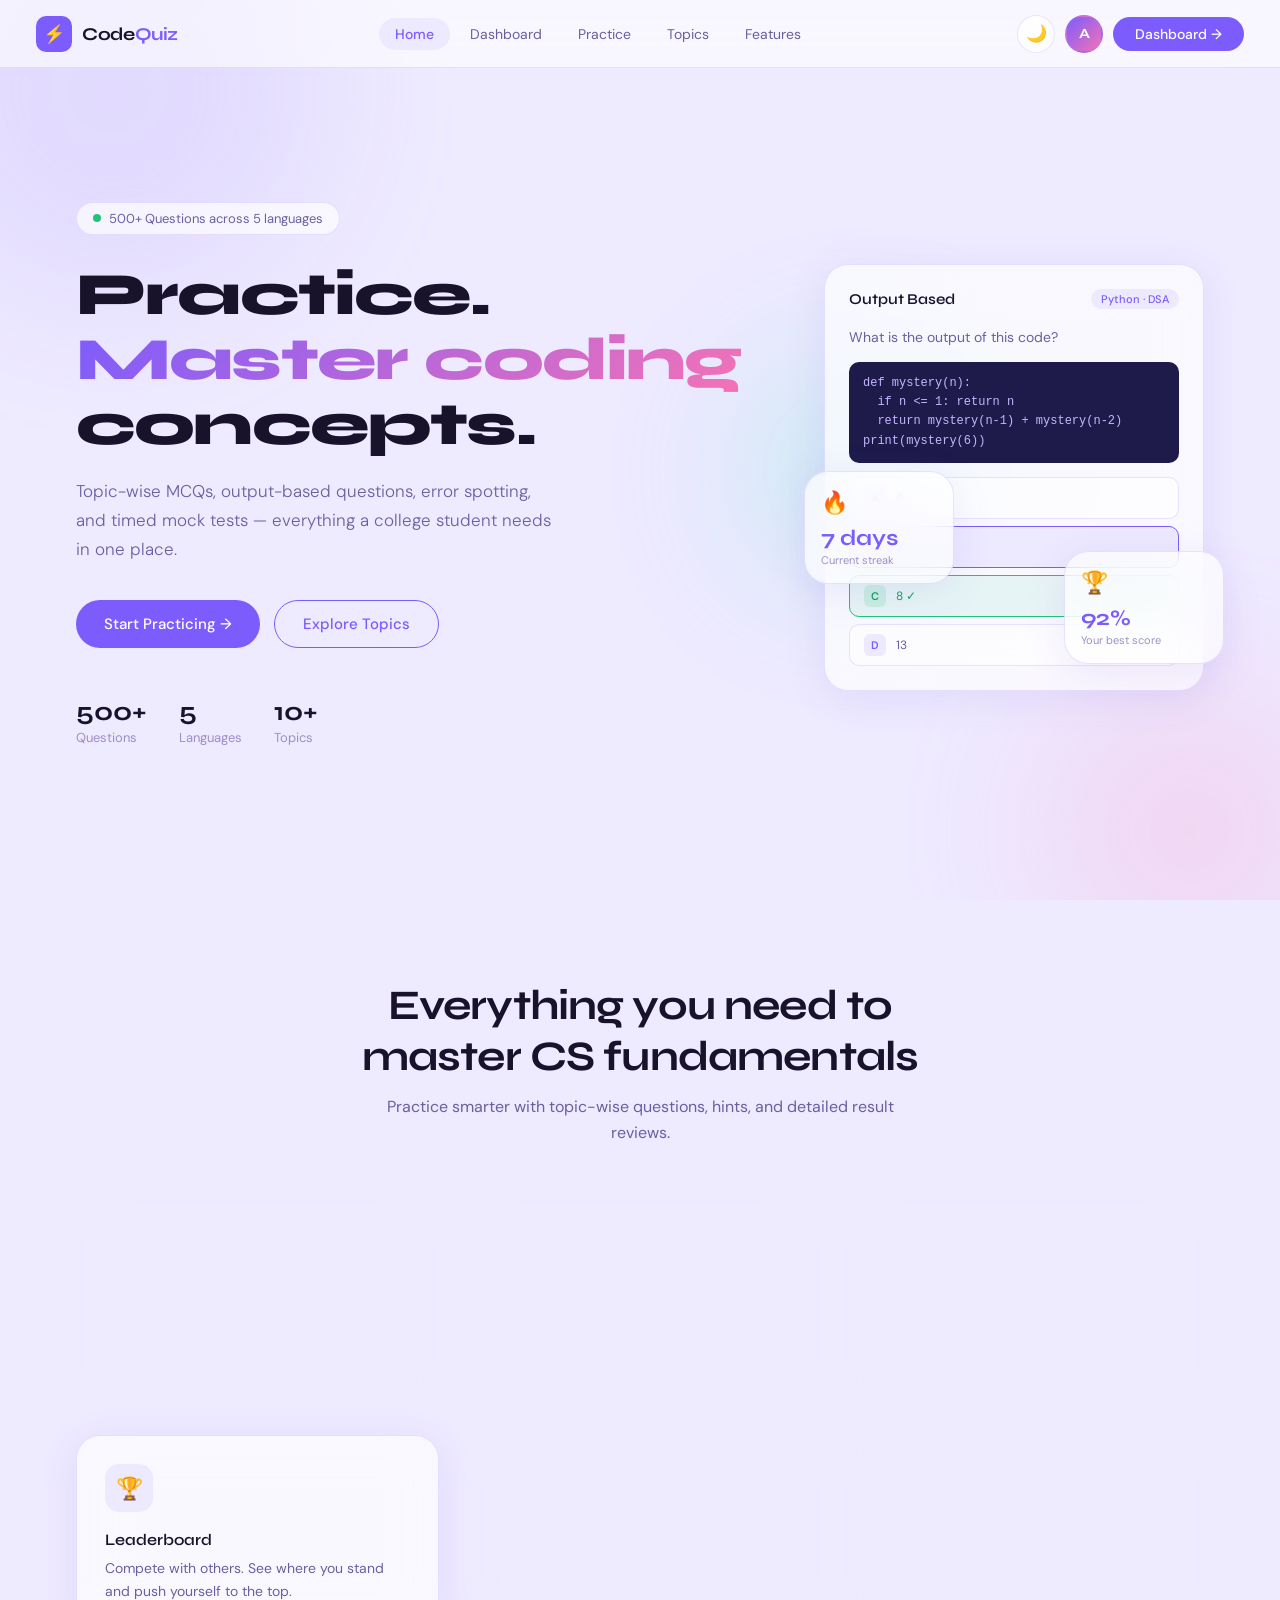
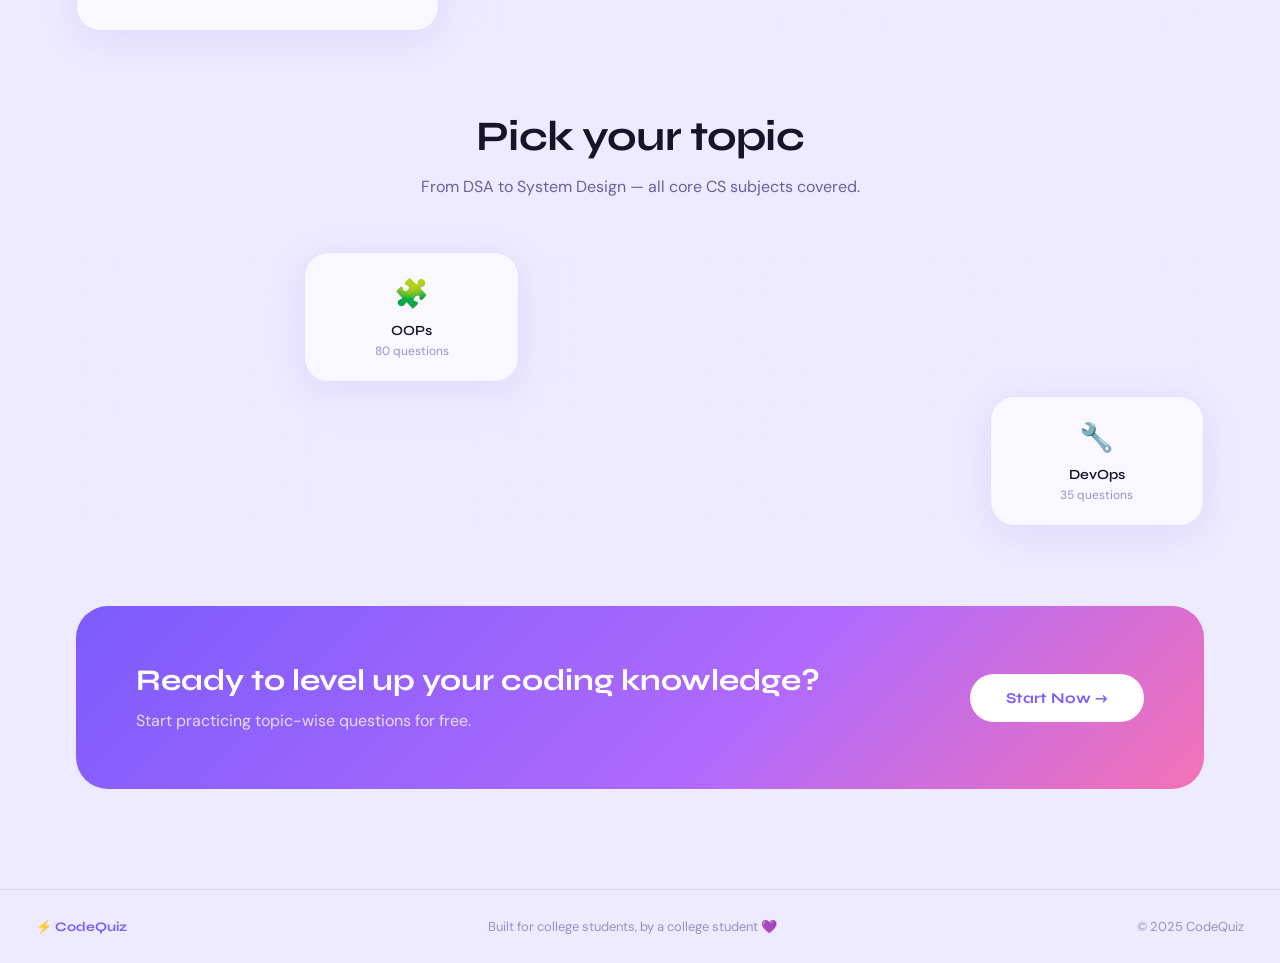
<file: index.html>
<!DOCTYPE html>
<html lang="en">
<head>
  <meta charset="UTF-8" />
  <meta name="viewport" content="width=device-width, initial-scale=1.0" />
  <title>CodeQuiz — Practice. Learn. Ace It.</title>
  <link rel="stylesheet" href="style.css" />
</head>
<body>

  <!-- Decorative blobs -->
  <div class="blob-wrap">
    <div class="blob blob-1"></div>
    <div class="blob blob-2"></div>
    <div class="blob blob-3"></div>
  </div>

  <!-- ── NAVBAR ── --> 
  <nav class="navbar">
    <a href="index.html" class="nav-logo">
      <div class="nav-logo-icon">⚡</div>
      <span class="nav-logo-text">Code<span>Quiz</span></span>
    </a>

    <ul class="nav-links">
      <li><a href="index.html" class="active">Home</a></li>
      <li><a href="dashboard.html">Dashboard</a></li>
      <li><a href="topic-select.html">Practice</a></li>
      <li><a href="#topics">Topics</a></li>
      <li><a href="#features">Features</a></li>
    </ul>

    <div class="nav-right">
      <button class="nav-theme-btn" id="themeBtn" onclick="toggleTheme()" title="Toggle theme">🌙</button>
      <div class="nav-avatar" title="Profile">A</div>
      <a href="dashboard.html" class="nav-cta">Dashboard →</a>
    </div>
  </nav>

  <!-- ── PAGE ── -->
  <div class="page-wrap">

    <!-- ── HERO ── -->
    <section class="hero">
      <div class="hero-left">
       <div class="hero-badge anim-fade-up">
        <span class="hero-badge-dot"></span>
          500+ Questions across 5 languages
      </div>

        <h1 class="hero-title anim-fade-up delay-1">
        Practice.<br>
        <span class="highlight">Master coding</span><br>
        concepts.
        </h1>

        <p class="hero-sub anim-fade-up delay-2">
          Topic-wise MCQs, output-based questions, error spotting, and timed mock tests — everything a college student needs in one place.
        </p>

        <div class="hero-btns anim-fade-up delay-3">
          <a href="dashboard.html" class="btn btn-primary">Start Practicing →</a>
          <a href="#topics" class="btn btn-outline">Explore Topics</a>
        </div>

        <div class="hero-stats anim-fade-up delay-4">
          <div>
            <div class="hero-stat-num">500+</div>
            <div class="hero-stat-label">Questions</div>
          </div>
          <div>
            <div class="hero-stat-num">5</div>
            <div class="hero-stat-label">Languages</div>
          </div>
          <div>
            <div class="hero-stat-num">10+</div>
            <div class="hero-stat-label">Topics</div>
          </div>
        </div>
      </div>

      <!-- Floating preview cards -->
      <div class="hero-right anim-scale-in delay-2">
        <div class="hero-card-main card">
          <div class="hcm-header">
            <span class="hcm-title">Output Based</span>
            <span class="hcm-tag">Python · DSA</span>
          </div>
          <div class="hcm-question">What is the output of this code?</div>
          <div class="hcm-code">
def mystery(n):<br>
&nbsp;&nbsp;if n &lt;= 1: return n<br>
&nbsp;&nbsp;return mystery(n-1) + mystery(n-2)<br>
print(mystery(6))
          </div>
          <div class="hcm-options">
            <div class="hcm-opt">
              <span class="opt-ltr">A</span> 6
            </div>
            <div class="hcm-opt selected">
              <span class="opt-ltr">B</span> 8
            </div>
            <div class="hcm-opt correct">
              <span class="opt-ltr">C</span> 8 ✓
            </div>
            <div class="hcm-opt">
              <span class="opt-ltr">D</span> 13
            </div>
          </div>
        </div>

        <div class="hero-card-mini card">
          <div style="font-size:22px;margin-bottom:8px;">🏆</div>
          <div class="hcmini-val">92%</div>
          <div class="hcmini-label">Your best score</div>
        </div>

        <div class="hero-card-streak card">
          <div style="font-size:22px;margin-bottom:8px;">🔥</div>
          <div class="hcmini-val">7 days</div>
          <div class="hcmini-label">Current streak</div>
        </div>
      </div>
    </section>

    <!-- ── FEATURES ── -->
    <section class="features-section" id="features">
      <div class="section-header">
        <h2 class="section-title anim-fade-up">Everything you need to<br>master CS fundamentals</h2>
        <p class="section-sub anim-fade-up delay-1">Practice smarter with topic-wise questions, hints, and detailed result reviews.</p>
      </div>

      <div class="features-grid">
        <div class="feature-card card anim-fade-up delay-1">
  <div class="feature-icon">💡</div>
  <div class="feature-title">Hints System</div>
  <div class="feature-desc">Stuck on a question? Use hints to understand the concept without giving away the answer directly.</div>
</div>
        <div class="feature-card card anim-fade-up delay-2">
          <div class="feature-icon">⏱️</div>
          <div class="feature-title">Test + Practice Mode</div>
          <div class="feature-desc">Timed tests simulate real interview pressure. Practice mode lets you learn without a clock.</div>
        </div>
        <div class="feature-card card anim-fade-up delay-3">
          <div class="feature-icon">📊</div>
          <div class="feature-title">Personal Score Tracker</div>
          <div class="feature-desc">See your improvement over time. Know exactly which topics need more attention.</div>
        </div>
        <div class="feature-card card anim-fade-up delay-1">
          <div class="feature-icon">🏆</div>
          <div class="feature-title">Leaderboard</div>
          <div class="feature-desc">Compete with others. See where you stand and push yourself to the top.</div>
        </div>
        <div class="feature-card card anim-fade-up delay-2">
          <div class="feature-icon">🌐</div>
          <div class="feature-title">Multi-Language Support</div>
          <div class="feature-desc">Python, C++, Java, JavaScript, C — practice in the language you're most comfortable with.</div>
        </div>
        <div class="feature-card card anim-fade-up delay-3">
          <div class="feature-icon">🌙</div>
          <div class="feature-title">Dark / Light Mode</div>
          <div class="feature-desc">Easy on the eyes, day or night. Your preference is saved automatically.</div>
        </div>
      </div>
    </section>

    <!-- ── TOPICS ── -->
    <section class="topics-section" id="topics">
      <div class="section-header">
        <h2 class="section-title anim-fade-up">Pick your topic</h2>
        <p class="section-sub anim-fade-up delay-1">From DSA to System Design — all core CS subjects covered.</p>
      </div>

      <div class="topics-grid">
        <a href="topic-select.html" class="topic-card card anim-fade-up delay-1" style="text-decoration:none">
          <div class="topic-emoji">🌳</div>
          <div class="topic-name">DSA</div>
          <div class="topic-count">120 questions</div>
        </a>
        <a href="topic-select.html" class="topic-card card anim-fade-up delay-2" style="text-decoration:none">
          <div class="topic-emoji">🧩</div>
          <div class="topic-name">OOPs</div>
          <div class="topic-count">80 questions</div>
        </a>
        <a href="quiz.html?topic=dbms" class="topic-card card anim-fade-up delay-3" style="text-decoration:none">
          <div class="topic-emoji">🗄️</div>
          <div class="topic-name">DBMS</div>
          <div class="topic-count">70 questions</div>
        </a>
        <a href="quiz.html?topic=os" class="topic-card card anim-fade-up delay-4" style="text-decoration:none">
          <div class="topic-emoji">⚙️</div>
          <div class="topic-name">OS</div>
          <div class="topic-count">60 questions</div>
        </a>
        <a href="quiz.html?topic=cn" class="topic-card card anim-fade-up delay-5" style="text-decoration:none">
          <div class="topic-emoji">🌐</div>
          <div class="topic-name">CN</div>
          <div class="topic-count">55 questions</div>
        </a>
        <a href="quiz.html?topic=webdev" class="topic-card card anim-fade-up delay-1" style="text-decoration:none">
          <div class="topic-emoji">💻</div>
          <div class="topic-name">Web Dev</div>
          <div class="topic-count">90 questions</div>
        </a>
        <a href="quiz.html?topic=sql" class="topic-card card anim-fade-up delay-2" style="text-decoration:none">
          <div class="topic-emoji">📋</div>
          <div class="topic-name">SQL</div>
          <div class="topic-count">65 questions</div>
        </a>
        <a href="quiz.html?topic=aptitude" class="topic-card card anim-fade-up delay-3" style="text-decoration:none">
          <div class="topic-emoji">🧠</div>
          <div class="topic-name">Aptitude</div>
          <div class="topic-count">100 questions</div>
        </a>
        <a href="quiz.html?topic=system" class="topic-card card anim-fade-up delay-4" style="text-decoration:none">
          <div class="topic-emoji">🏗️</div>
          <div class="topic-name">Sys Design</div>
          <div class="topic-count">40 questions</div>
        </a>
        <a href="quiz.html?topic=devops" class="topic-card card anim-fade-up delay-5" style="text-decoration:none">
          <div class="topic-emoji">🔧</div>
          <div class="topic-name">DevOps</div>
          <div class="topic-count">35 questions</div>
        </a>
      </div>
    </section>

    <!-- ── CTA BANNER ── -->
    <section class="cta-section">
      <div class="cta-banner anim-fade-up">
        <div class="cta-text-wrap">
          <div class="cta-title">Ready to level up your coding knowledge?</div>
          <div class="cta-sub">Start practicing topic-wise questions for free.</div>
        </div>
        <a href="dashboard.html" class="cta-btn">Start Now →</a>
      </div>
    </section>

    <!-- ── FOOTER ── -->
    <footer class="footer">
      <div class="footer-logo">⚡ CodeQuiz</div>
      <div>Built for college students, by a college student 💜</div>
      <div>© 2025 CodeQuiz</div>
    </footer>

  </div><!-- /page-wrap -->

  <script src="app.js"></script>
</body>
</html>
</file>
<file: style.css>
@import url('https://fonts.googleapis.com/css2?family=Syne:wght@400;500;600;700;800&family=DM+Sans:opsz,wght@9..40,300;9..40,400;9..40,500&display=swap');

/* ── Reset ── */
*, *::before, *::after { margin: 0; padding: 0; box-sizing: border-box; }
html { scroll-behavior: smooth; }

/* ── CSS Variables ── */
:root {
  --bg-base:      #eeeaff;
  --bg-secondary: #f5f3ff;
  --card-bg:      rgba(255,255,255,0.68);
  --card-border:  rgba(160,130,255,0.22);
  --card-shadow:  0 8px 40px rgba(110,80,220,0.10);
  --purple:       #7c5cfc;
  --purple-dark:  #5a3fd4;
  --purple-light: #a98bfd;
  --purple-soft:  #ede9ff;
  --purple-muted: rgba(124,92,252,0.10);
  --accent-pink:  #f472b6;
  --accent-teal:  #2dd4bf;
  --text-primary:   #18122b;
  --text-secondary: #6b5fa0;
  --text-muted:     #9d8fc4;
  --success: #22c27a;
  --danger:  #ef4444;
  --warning: #f59e0b;
  --nav-height: 68px;
  --radius-sm:  10px;
  --radius-md:  16px;
  --radius-lg:  24px;
  --radius-xl:  32px;
  --radius-full:9999px;
  --transition: all 0.22s cubic-bezier(0.4,0,0.2,1);
}

body.dark {
  --bg-base:      #0c0920;
  --bg-secondary: #120e2a;
  --card-bg:      rgba(28,22,58,0.82);
  --card-border:  rgba(160,130,255,0.18);
  --card-shadow:  0 8px 40px rgba(0,0,0,0.35);
  --purple-soft:  rgba(124,92,252,0.18);
  --purple-muted: rgba(124,92,252,0.12);
  --text-primary:   #ede9ff;
  --text-secondary: #b8aee0;
  --text-muted:     #7a6eaa;
}

body {
  font-family: 'DM Sans', sans-serif;
  background: var(--bg-base);
  color: var(--text-primary);
  min-height: 100vh;
  overflow-x: hidden;
  transition: background 0.3s ease, color 0.3s ease;
}

.blob-wrap { position:fixed; inset:0; pointer-events:none; z-index:0; overflow:hidden; }
.blob { position:absolute; border-radius:50%; filter:blur(72px); opacity:0.28; }
.blob-1 { width:420px; height:420px; background:#c4b5fd; top:-120px; left:-100px; }
.blob-2 { width:300px; height:300px; background:#f9a8d4; bottom:-80px; right:-60px; }
.blob-3 { width:220px; height:220px; background:#6ee7d4; top:40%; left:58%; }
body.dark .blob { opacity: 0.12; }

/* ── Navbar ── */
.navbar {
  position:fixed; top:0; left:0; right:0;
  height:var(--nav-height); z-index:100;
  display:flex; align-items:center; padding:0 36px;
  background:rgba(255,255,255,0.60);
  backdrop-filter:blur(22px); -webkit-backdrop-filter:blur(22px);
  border-bottom:1px solid var(--card-border);
  transition:var(--transition);
}
body.dark .navbar { background:rgba(12,9,32,0.78); }

.nav-logo { display:flex; align-items:center; gap:10px; text-decoration:none; flex-shrink:0; }
.nav-logo-icon {
  width:36px; height:36px; border-radius:10px;
  background:var(--purple);
  display:flex; align-items:center; justify-content:center; font-size:18px;
}
.nav-logo-text { font-family:'Syne',sans-serif; font-size:18px; font-weight:700; color:var(--text-primary); letter-spacing:-0.02em; }
.nav-logo-text span { color:var(--purple); }

.nav-links { display:flex; align-items:center; gap:4px; margin:0 auto; list-style:none; }
.nav-links a {
  text-decoration:none; font-size:14px; font-weight:400;
  color:var(--text-secondary); padding:7px 16px; border-radius:var(--radius-full);
  transition:var(--transition);
}
.nav-links a:hover { color:var(--purple); background:var(--purple-muted); }
.nav-links a.active { color:var(--purple); background:var(--purple-soft); font-weight:500; }

.nav-right { display:flex; align-items:center; gap:10px; flex-shrink:0; }

.nav-theme-btn {
  width:38px; height:38px; border-radius:50%;
  border:1px solid var(--card-border); background:var(--card-bg);
  backdrop-filter:blur(10px); cursor:pointer;
  display:flex; align-items:center; justify-content:center;
  font-size:17px; transition:var(--transition); color:var(--text-secondary);
}
.nav-theme-btn:hover { transform:scale(1.1); background:var(--purple-soft); }

.nav-avatar {
  width:38px; height:38px; border-radius:50%;
  background:linear-gradient(135deg,var(--purple),var(--accent-pink));
  display:flex; align-items:center; justify-content:center;
  font-family:'Syne',sans-serif; font-size:14px; font-weight:700; color:white;
  cursor:pointer; border:2px solid var(--card-border); transition:var(--transition);
}
.nav-avatar:hover { transform:scale(1.05); box-shadow:0 0 0 4px var(--purple-muted); }

.nav-cta {
  padding:8px 22px; border-radius:var(--radius-full);
  background:var(--purple); color:white;
  font-size:14px; font-weight:500; border:none;
  cursor:pointer; text-decoration:none;
  transition:var(--transition); display:flex; align-items:center; gap:6px;
}
.nav-cta:hover { background:var(--purple-dark); transform:translateY(-1px); box-shadow:0 6px 20px rgba(124,92,252,0.35); }

/* ── Page wrapper ── */
.page-wrap { position:relative; z-index:1; padding-top:var(--nav-height); }

/* ── Glass Card ── */
.card {
  background:var(--card-bg); border:1px solid var(--card-border);
  border-radius:var(--radius-lg); box-shadow:var(--card-shadow);
  backdrop-filter:blur(24px); -webkit-backdrop-filter:blur(24px);
}

/* ── Buttons ── */
.btn {
  display:inline-flex; align-items:center; justify-content:center; gap:8px;
  padding:13px 28px; border-radius:var(--radius-full);
  font-family:'DM Sans',sans-serif; font-size:15px; font-weight:500;
  cursor:pointer; border:none; transition:var(--transition); text-decoration:none;
}
.btn-primary { background:var(--purple); color:white; }
.btn-primary:hover { background:var(--purple-dark); transform:translateY(-2px); box-shadow:0 8px 24px rgba(124,92,252,0.38); }
.btn-outline { background:transparent; color:var(--purple); border:1.5px solid var(--purple); }
.btn-outline:hover { background:var(--purple-soft); transform:translateY(-1px); }
.btn-ghost { background:var(--purple-muted); color:var(--purple); }
.btn-ghost:hover { background:var(--purple-soft); }
.btn:active { transform:scale(0.97) !important; }

/* ── Pill ── */
.pill { display:inline-flex; align-items:center; gap:5px; padding:5px 14px; border-radius:var(--radius-full); font-size:12px; font-weight:500; background:var(--purple-soft); color:var(--purple); }
.pill-success { background:rgba(34,194,122,0.12); color:#15a060; }
.pill-warning { background:rgba(245,158,11,0.12); color:#b45309; }
.pill-muted   { background:var(--purple-muted); color:var(--text-secondary); }

.section-label { font-size:11px; font-weight:500; letter-spacing:0.09em; text-transform:uppercase; color:var(--text-muted); margin-bottom:14px; }

/* ── Animations ── */
@keyframes fadeUp  { from{opacity:0;transform:translateY(22px)} to{opacity:1;transform:translateY(0)} }
@keyframes scaleIn { from{opacity:0;transform:scale(0.94)} to{opacity:1;transform:scale(1)} }
@keyframes floatY  { 0%,100%{transform:translateY(0)} 50%{transform:translateY(-10px)} }

.anim-fade-up  { animation:fadeUp  0.5s ease both; }
.anim-scale-in { animation:scaleIn 0.4s ease both; }
.delay-1{animation-delay:0.08s} .delay-2{animation-delay:0.16s}
.delay-3{animation-delay:0.24s} .delay-4{animation-delay:0.32s}
.delay-5{animation-delay:0.40s} .delay-6{animation-delay:0.48s}

::-webkit-scrollbar{width:6px}
::-webkit-scrollbar-track{background:transparent}
::-webkit-scrollbar-thumb{background:var(--purple-light);border-radius:99px}

/* ══ HOME — Hero ══ */
.hero {
  min-height:calc(100vh - var(--nav-height));
  display:flex; align-items:center;
  padding:60px 36px 80px; max-width:1200px; margin:0 auto; gap:60px;
}
.hero-left { flex:1; min-width:0; }
.hero-badge {
  display:inline-flex; align-items:center; gap:8px;
  padding:7px 16px; border-radius:var(--radius-full);
  background:var(--card-bg); border:1px solid var(--card-border);
  font-size:13px; color:var(--text-secondary); margin-bottom:28px;
  backdrop-filter:blur(12px);
}
.hero-badge-dot { width:8px; height:8px; border-radius:50%; background:var(--success); flex-shrink:0; }
.hero-title {
  font-family:'Syne',sans-serif;
  font-size:clamp(38px,5vw,60px); font-weight:800;
  line-height:1.08; letter-spacing:-0.03em;
  color:var(--text-primary); margin-bottom:20px;
}
.hero-title .highlight {
  background:linear-gradient(135deg,var(--purple),var(--accent-pink));
  -webkit-background-clip:text; -webkit-text-fill-color:transparent; background-clip:text;
}
.hero-sub { 
  font-size:17px; 
  font-weight:300;
  color:var(--text-secondary); 
  line-height:1.7; 
  max-width:480px; 
  margin-bottom:36px; 
}
.hero-btns { 
  display:flex; 
  gap:14px; 
  flex-wrap:wrap; 
  margin-bottom:48px; 
}
.hero-stats { 
  display:flex; 
  gap:32px; 
  flex-wrap:wrap; 
}
.hero-stat-num { 
  font-family:'Syne',sans-serif; 
  font-size:26px; 
  font-weight:700; 
  color:var(--text-primary); 
}
.hero-stat-label { 
  font-size:13px; 
  color:var(--text-muted); 
  margin-top:2px; 
}

.hero-right { 
  flex:0 0 380px; 
  position:relative; 
  height:420px; 
}
.hero-card-main { position:absolute; top:0; left:0; right:0; padding:24px; animation:floatY 4s ease-in-out infinite; }
.hcm-header { display:flex; align-items:center; justify-content:space-between; margin-bottom:18px; }
.hcm-title { font-family:'Syne',sans-serif; font-size:15px; font-weight:600; color:var(--text-primary); }
.hcm-tag { font-size:11px; padding:3px 10px; border-radius:var(--radius-full); background:var(--purple-soft); color:var(--purple); font-weight:500; }
.hcm-question { font-size:14px; color:var(--text-secondary); margin-bottom:14px; line-height:1.5; }
.hcm-code { background:#1e1b4b; border-radius:var(--radius-sm); padding:12px 14px; font-family:'Courier New',monospace; font-size:12px; color:#c4b5fd; line-height:1.6; margin-bottom:14px; }
body.dark .hcm-code { background:#0d0b1e; }
.hcm-options { display:flex; flex-direction:column; gap:7px; }
.hcm-opt { padding:9px 14px; border-radius:var(--radius-sm); border:1px solid var(--card-border); background:rgba(255,255,255,0.5); font-size:12px; color:var(--text-secondary); display:flex; align-items:center; gap:10px; }
body.dark .hcm-opt { background:rgba(255,255,255,0.04); }
.hcm-opt.selected { border-color:var(--purple); background:var(--purple-soft); color:var(--purple); }
.hcm-opt.correct  { border-color:var(--success); background:rgba(34,194,122,0.08); color:#15a060; }
.opt-ltr { width:22px; height:22px; border-radius:6px; background:var(--purple-soft); color:var(--purple); display:flex; align-items:center; justify-content:center; font-size:11px; font-weight:600; flex-shrink:0; }
.hcm-opt.correct .opt-ltr { background:rgba(34,194,122,0.15); color:#15a060; }
.hero-card-mini { position:absolute; bottom:20px; right:-20px; width:160px; padding:16px; animation:floatY 4s ease-in-out infinite; animation-delay:0.8s; }
.hcmini-val { font-family:'Syne',sans-serif; font-size:22px; font-weight:700; color:var(--purple); }
.hcmini-label { font-size:11px; color:var(--text-muted); margin-top:2px; }
.hero-card-streak { position:absolute; bottom:100px; left:-20px; width:150px; padding:16px; animation:floatY 4s ease-in-out infinite; animation-delay:1.4s; }

/* ══ HOME — Features ══ */
.features-section { padding:80px 36px; max-width:1200px; margin:0 auto; }
.section-header { text-align:center; margin-bottom:52px; }
.section-title { font-family:'Syne',sans-serif; font-size:clamp(28px,4vw,42px); font-weight:700; letter-spacing:-0.02em; color:var(--text-primary); margin-bottom:12px; }
.section-sub { font-size:16px; color:var(--text-secondary); max-width:520px; margin:0 auto; line-height:1.6; }
.features-grid { display:grid; grid-template-columns:repeat(3,1fr); gap:20px; }
.feature-card { padding:28px; transition:var(--transition); cursor:default; }
.feature-card:hover { transform:translateY(-4px); box-shadow:0 16px 48px rgba(110,80,220,0.14); }
.feature-icon { width:48px; height:48px; border-radius:14px; background:var(--purple-soft); display:flex; align-items:center; justify-content:center; font-size:22px; margin-bottom:18px; }
.feature-title { font-family:'Syne',sans-serif; font-size:16px; font-weight:600; color:var(--text-primary); margin-bottom:8px; }
.feature-desc { font-size:14px; color:var(--text-secondary); line-height:1.6; }

/* ══ HOME — Topics ══ */
.topics-section { padding:0 36px 80px; max-width:1200px; margin:0 auto; }
.topics-grid { display:grid; grid-template-columns:repeat(5,1fr); gap:14px; }
.topic-card { padding:22px 16px; text-align:center; cursor:pointer; transition:var(--transition); }
.topic-card:hover { transform:translateY(-4px); box-shadow:0 12px 36px rgba(110,80,220,0.14); }
.topic-emoji { font-size:28px; margin-bottom:10px; }
.topic-name { font-family:'Syne',sans-serif; font-size:14px; font-weight:600; color:var(--text-primary); margin-bottom:4px; }
.topic-count { font-size:12px; color:var(--text-muted); }

/* ══ HOME — CTA ══ */
.cta-section { padding:0 36px 100px; max-width:1200px; margin:0 auto; }
.cta-banner {
  border-radius:var(--radius-xl);
  background:linear-gradient(135deg,var(--purple) 0%,#b06afc 60%,var(--accent-pink) 100%);
  padding:56px 60px; display:flex; align-items:center; justify-content:space-between;
  gap:40px; flex-wrap:wrap; position:relative; overflow:hidden;
}
.cta-title { font-family:'Syne',sans-serif; font-size:30px; font-weight:700; color:white; margin-bottom:10px; }
.cta-sub { font-size:16px; color:rgba(255,255,255,0.78); max-width:440px; line-height:1.6; }
.cta-btn {
  padding:15px 36px; border-radius:var(--radius-full);
  background:white; color:var(--purple);
  font-family:'Syne',sans-serif; font-size:15px; font-weight:700;
  border:none; cursor:pointer; text-decoration:none;
  transition:var(--transition); white-space:nowrap;
  display:inline-flex; align-items:center; gap:8px;
}
.cta-btn:hover { transform:translateY(-2px); box-shadow:0 10px 28px rgba(0,0,0,0.2); }

/* ══ DASHBOARD ══ */
.dashboard-wrap { max-width:1200px; margin:0 auto; padding:40px 36px 80px; }
.dash-greeting { margin-bottom:36px; }
.dash-greeting-top { display:flex; align-items:flex-start; justify-content:space-between; flex-wrap:wrap; gap:16px; }
.dash-hello { font-family:'Syne',sans-serif; font-size:32px; font-weight:700; color:var(--text-primary); }
.dash-hello span { color:var(--purple); }
.dash-sub { font-size:15px; color:var(--text-secondary); margin-top:4px; }
.dash-actions { display:flex; gap:10px; flex-wrap:wrap; }

.dash-stats { display:grid; grid-template-columns:repeat(4,1fr); gap:16px; margin-bottom:32px; }
.stat-tile { padding:22px 24px; display:flex; align-items:center; gap:16px; transition:var(--transition); }
.stat-tile:hover { transform:translateY(-3px); }
.stat-tile-icon { width:46px; height:46px; border-radius:13px; display:flex; align-items:center; justify-content:center; font-size:20px; flex-shrink:0; }
.st-purple{background:var(--purple-soft)} .st-teal{background:rgba(45,212,191,0.12)} .st-pink{background:rgba(244,114,182,0.12)} .st-amber{background:rgba(251,191,36,0.12)}
.stat-tile-val { font-family:'Syne',sans-serif; font-size:24px; font-weight:700; color:var(--text-primary); }
.stat-tile-label { font-size:12px; color:var(--text-muted); margin-top:2px; }

.dash-main-grid { display:grid; grid-template-columns:1fr 340px; gap:24px; margin-bottom:24px; }
.quick-start-card { padding:28px; }
.qs-title { font-family:'Syne',sans-serif; font-size:18px; font-weight:600; color:var(--text-primary); margin-bottom:20px; }

.lang-tabs { display:flex; gap:6px; flex-wrap:wrap; margin-bottom:20px; }
.lang-tab { padding:7px 16px; border-radius:var(--radius-full); border:1.5px solid var(--card-border); background:transparent; color:var(--text-secondary); font-size:13px; font-family:'DM Sans',sans-serif; cursor:pointer; transition:var(--transition); }
.lang-tab:hover { border-color:var(--purple-light); color:var(--purple); }
.lang-tab.active { background:var(--purple); border-color:var(--purple); color:white; font-weight:500; }

.topic-pills-row { display:flex; gap:8px; flex-wrap:wrap; margin-bottom:20px; }
.topic-pill { padding:7px 16px; border-radius:var(--radius-full); border:1.5px solid var(--card-border); background:transparent; color:var(--text-secondary); font-size:13px; font-family:'DM Sans',sans-serif; cursor:pointer; transition:var(--transition); }
.topic-pill:hover { border-color:var(--purple-light); color:var(--purple); }
.topic-pill.active { border-color:var(--purple); color:var(--purple); background:var(--purple-soft); }

.mode-row { display:grid; grid-template-columns:1fr 1fr; gap:12px; margin-bottom:20px; }
.mode-tile { padding:16px; border-radius:var(--radius-md); border:1.5px solid var(--card-border); background:rgba(255,255,255,0.4); cursor:pointer; transition:var(--transition); text-align:left; }
body.dark .mode-tile { background:rgba(255,255,255,0.04); }
.mode-tile:hover { border-color:var(--purple-light); }
.mode-tile.active { border-color:var(--purple); background:var(--purple-soft); }
body.dark .mode-tile.active { background:rgba(124,92,252,0.18); }
.mode-tile-icon { font-size:20px; margin-bottom:6px; }
.mode-tile-title { font-family:'Syne',sans-serif; font-size:13px; font-weight:600; color:var(--text-primary); }
.mode-tile-desc  { font-size:11px; color:var(--text-muted); margin-top:2px; }

.diff-row { display:flex; gap:8px; margin-bottom:24px; }
.diff-btn { flex:1; padding:10px; border-radius:var(--radius-sm); border:1.5px solid var(--card-border); background:transparent; font-size:13px; font-family:'DM Sans',sans-serif; cursor:pointer; transition:var(--transition); color:var(--text-secondary); }
.diff-btn:hover { border-color:var(--purple-light); color:var(--purple); }
.diff-btn.easy.active   { background:rgba(34,194,122,0.10); border-color:var(--success); color:#15a060; }
.diff-btn.medium.active { background:rgba(245,158,11,0.10); border-color:var(--warning); color:#b45309; }
.diff-btn.hard.active   { background:rgba(239,68,68,0.10);  border-color:var(--danger);  color:#b91c1c; }

.leaderboard-card { padding:24px; }
.lb-title { font-family:'Syne',sans-serif; font-size:16px; font-weight:600; color:var(--text-primary); margin-bottom:20px; }
.lb-list { display:flex; flex-direction:column; gap:10px; }
.lb-item { display:flex; align-items:center; gap:12px; padding:10px 12px; border-radius:var(--radius-sm); background:rgba(255,255,255,0.4); border:1px solid var(--card-border); transition:var(--transition); }
body.dark .lb-item { background:rgba(255,255,255,0.04); }
.lb-item:hover { background:var(--purple-soft); }
.lb-rank { width:26px; height:26px; border-radius:8px; background:var(--purple-muted); display:flex; align-items:center; justify-content:center; font-family:'Syne',sans-serif; font-size:12px; font-weight:700; color:var(--purple); flex-shrink:0; }
.lb-rank.gold   { background:rgba(251,191,36,0.18); color:#b45309; }
.lb-rank.silver { background:rgba(148,163,184,0.18); color:#64748b; }
.lb-rank.bronze { background:rgba(180,120,80,0.15); color:#92400e; }
.lb-avatar { width:32px; height:32px; border-radius:50%; display:flex; align-items:center; justify-content:center; font-family:'Syne',sans-serif; font-size:12px; font-weight:700; color:white; flex-shrink:0; }
.lb-name { font-size:13px; font-weight:500; color:var(--text-primary); flex:1; }
.lb-score { font-family:'Syne',sans-serif; font-size:14px; font-weight:700; color:var(--purple); }
.lb-item.is-me { border-color:var(--purple); background:var(--purple-soft); }
body.dark .lb-item.is-me { background:rgba(124,92,252,0.18); }

.dash-bottom-grid { display:grid; grid-template-columns:1fr 1fr; gap:24px; }
.activity-card, .progress-card { padding:24px; }
.act-title { font-family:'Syne',sans-serif; font-size:16px; font-weight:600; color:var(--text-primary); margin-bottom:18px; }
.act-list { display:flex; flex-direction:column; gap:10px; }
.act-item { display:flex; align-items:center; gap:12px; padding:12px 14px; border-radius:var(--radius-sm); background:rgba(255,255,255,0.4); border:1px solid var(--card-border); }
body.dark .act-item { background:rgba(255,255,255,0.04); }
.act-icon { width:36px; height:36px; border-radius:10px; display:flex; align-items:center; justify-content:center; font-size:16px; flex-shrink:0; }
.act-info { flex:1; min-width:0; }
.act-name { font-size:13px; font-weight:500; color:var(--text-primary); white-space:nowrap; overflow:hidden; text-overflow:ellipsis; }
.act-meta { font-size:11px; color:var(--text-muted); margin-top:2px; }
.act-score { font-family:'Syne',sans-serif; font-size:14px; font-weight:700; }

.prog-list { display:flex; flex-direction:column; gap:16px; }
.prog-item-label { display:flex; justify-content:space-between; margin-bottom:6px; font-size:13px; }
.prog-item-name { color:var(--text-secondary); }
.prog-item-pct  { color:var(--text-primary); font-weight:500; }
.prog-bar { height:6px; background:var(--purple-muted); border-radius:99px; overflow:hidden; }
.prog-fill { height:100%; border-radius:99px; background:linear-gradient(90deg,var(--purple),var(--purple-light)); transition:width 1s ease; }

/* ── Footer ── */
.footer { border-top:1px solid var(--card-border); padding:28px 36px; display:flex; align-items:center; justify-content:space-between; flex-wrap:wrap; gap:12px; font-size:13px; color:var(--text-muted); position:relative; z-index:1; }
.footer-logo { font-family:'Syne',sans-serif; font-weight:700; color:var(--purple); }

/* ── Responsive ── */
@media(max-width:1024px) {
  .hero { flex-direction:column; text-align:center; }
  .hero-sub { max-width:100%; }
  .hero-btns { justify-content:center; }
  .hero-stats { justify-content:center; }
  .hero-right { display:none; }
  .features-grid { grid-template-columns:repeat(2,1fr); }
  .topics-grid   { grid-template-columns:repeat(3,1fr); }
  .dash-main-grid { grid-template-columns:1fr; }
  .dash-stats { grid-template-columns:repeat(2,1fr); }
}
@media(max-width:768px) {
  .navbar { padding:0 18px; }
  .nav-links { display:none; }
  .features-grid { grid-template-columns:1fr; }
  .topics-grid   { grid-template-columns:repeat(2,1fr); }
  .hero { padding:40px 20px 60px; }
  .features-section,.topics-section,.cta-section { padding-left:20px; padding-right:20px; }
  .dashboard-wrap { padding:24px 18px 60px; }
  .dash-bottom-grid { grid-template-columns:1fr; }
  .cta-banner { padding:36px 28px; }
}

/* ── New layout: Quick Start (left) + Recent Activity (right) ── */
.dash-main-grid {
  display: grid;
  grid-template-columns: 1fr 380px;
  gap: 24px;
  margin-bottom: 24px;
}

/* Activity card inside main grid — scrollable if many items */
.dash-main-grid .activity-card {
  padding: 24px;
  display: flex;
  flex-direction: column;
}
.dash-main-grid .act-list {
  flex: 1;
  overflow-y: auto;
  max-height: 420px;
  display: flex;
  flex-direction: column;
  gap: 10px;
}
.dash-main-grid .act-list::-webkit-scrollbar { width: 4px; }
.dash-main-grid .act-list::-webkit-scrollbar-thumb { background: var(--purple-light); border-radius: 99px; }

/* ── Daily Goals card ── */
.goals-card { padding: 24px; display: flex; flex-direction: column; gap: 0; }

.goals-list {
  display: flex;
  flex-direction: column;
  gap: 10px;
  margin-bottom: 18px;
  flex: 1;
}

.goals-empty {
  font-size: 12px;
  color: var(--text-muted);
  text-align: center;
  padding: 8px 0 12px;
}

.goal-item {
  display: flex;
  align-items: flex-start;
  gap: 12px;
  padding: 11px 14px;
  border-radius: var(--radius-sm);
  border: 1px solid var(--card-border);
  background: rgba(255,255,255,0.4);
  transition: var(--transition);
}
body.dark .goal-item { background: rgba(255,255,255,0.04); }

.goal-item.goal-done {
  background: rgba(34,194,122,0.07);
  border-color: rgba(34,194,122,0.30);
}
body.dark .goal-item.goal-done { background: rgba(34,194,122,0.10); }

.goal-dot {
  width: 10px;
  height: 10px;
  border-radius: 50%;
  flex-shrink: 0;
  margin-top: 4px;
}
.goal-dot-done    { background: var(--success); }
.goal-dot-pending { background: var(--purple-muted); border: 1.5px solid var(--text-muted); }

.goal-info { flex: 1; min-width: 0; }

.goal-label {
  font-size: 13px;
  font-weight: 500;
  color: var(--text-primary);
}

.goal-status {
  font-size: 12px;
  color: var(--text-muted);
  margin-top: 3px;
}
.goal-status-done { color: var(--success); font-weight: 500; }

.goals-footer { margin-top: auto; }

.goals-progress-label {
  display: flex;
  justify-content: space-between;
  font-size: 12px;
  color: var(--text-muted);
  margin-bottom: 6px;
}
#goalsPct { color: var(--purple); font-weight: 500; }

.goals-reset-wrap { margin-top: 10px; text-align: right; }

/* ── Empty state shared ── */
.dash-empty-state {
  text-align: center;
  padding: 28px 16px;
  color: var(--text-muted);
  font-size: 13px;
  display: flex;
  flex-direction: column;
  align-items: center;
  gap: 8px;
}
.dash-empty-icon { font-size: 28px; opacity: 0.6; }

/* ── Responsive overrides ── */
@media (max-width: 1024px) {
  .dash-main-grid { grid-template-columns: 1fr; }
  .dash-main-grid .act-list { max-height: none; }
}
@media (max-width: 768px) {
  .dash-bottom-grid { grid-template-columns: 1fr; }
}
</file>
